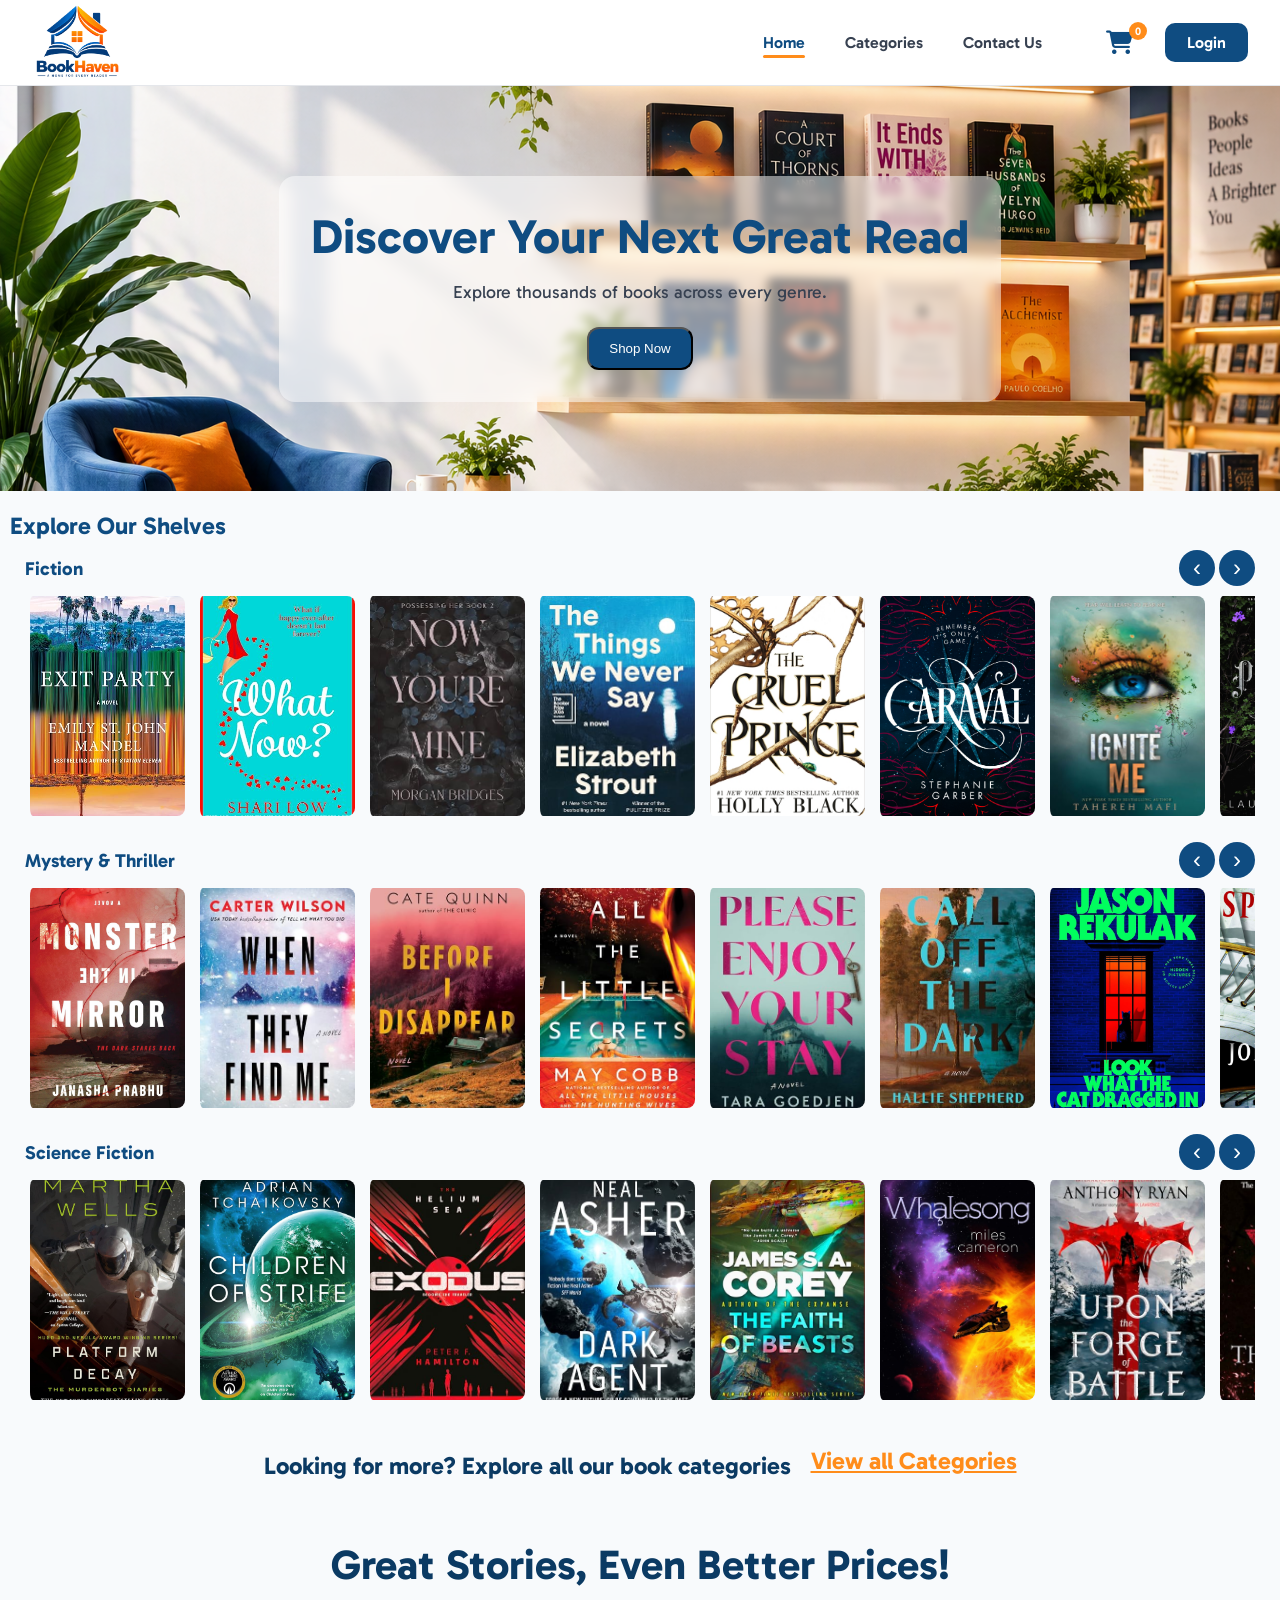
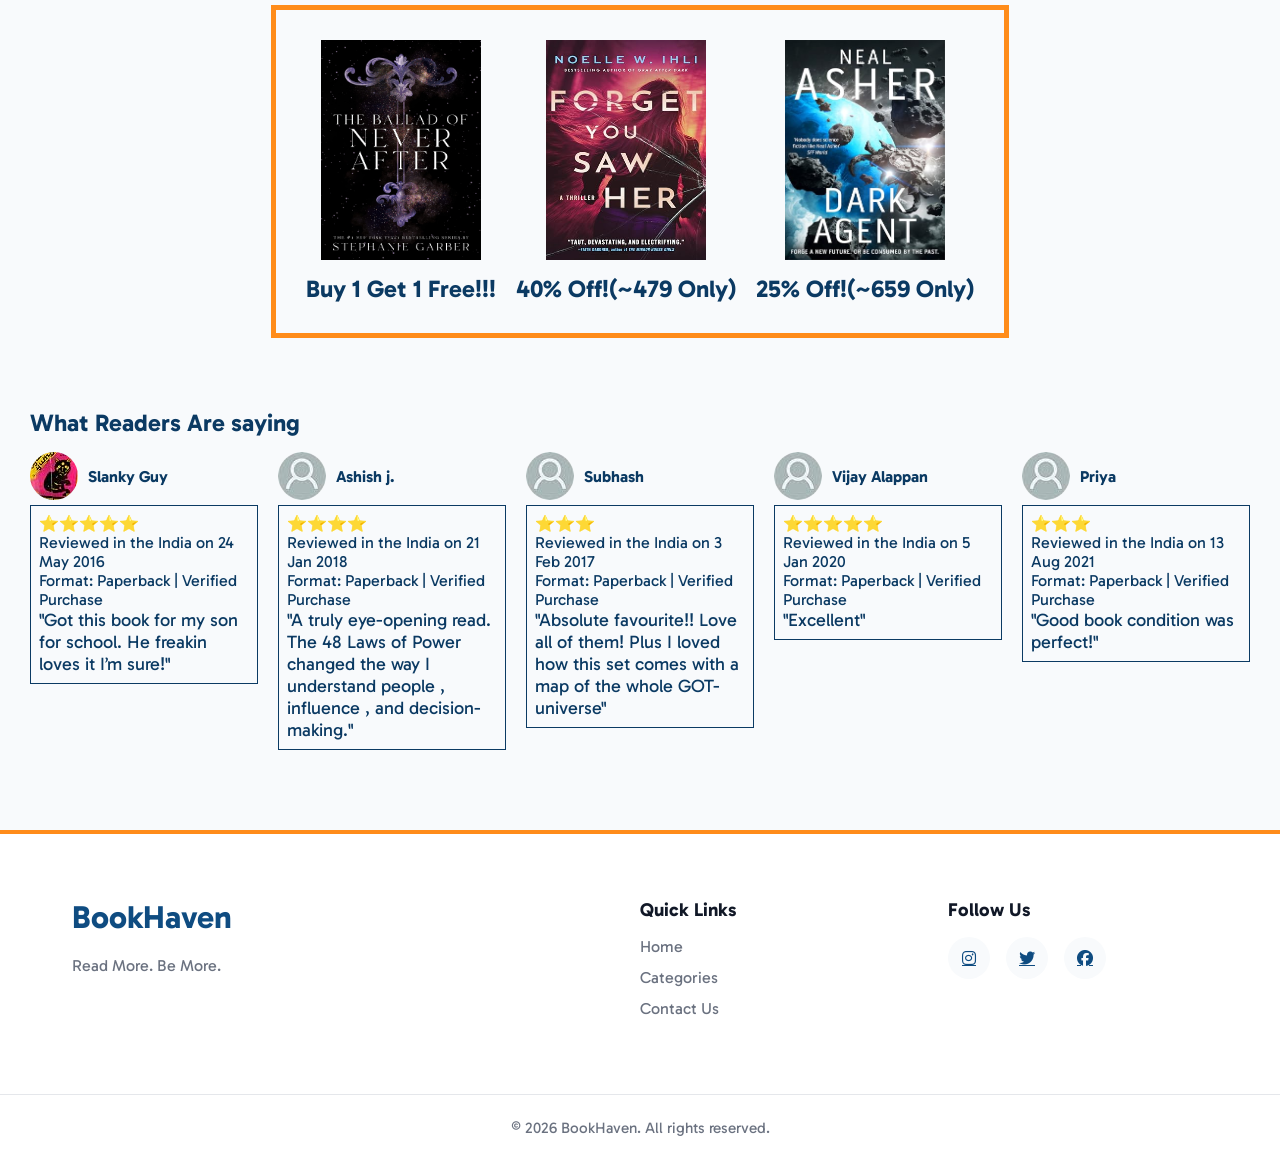
<file: index.html>
<!DOCTYPE html>
<html lang="en">

<head>
    <meta charset="UTF-8">
    <meta name="viewport" content="width=device-width, initial-scale=1.0">
    <link rel="icon" type="image/png" sizes="32x32" href="./images/favicon.png">
    <title>BookHaven</title>
    <link href="https://fonts.googleapis.com/css2?family=Gabarito:wght@400..900&display=swap" rel="stylesheet">
    <link rel="stylesheet" href="https://cdnjs.cloudflare.com/ajax/libs/font-awesome/6.7.2/css/all.min.css">
    <link rel="stylesheet" href="./style.css">
</head>

<body>
    <div class="container">
        <!-- header section -->
        <header class="header">
            <div class="navbar">
                <div class="logo">
                    <img src="./images/logo_transparent.png" alt="BookHaven">
                </div>

                <nav class="nav-links">
                    <a class="active" href="./">Home</a>
                    <a href="./categories.html">Categories</a>
                    <a href="./contact.html">Contact Us</a>
                </nav>

                <div class="nav-actions">
                    <svg xmlns="http://www.w3.org/2000/svg" fill="none" viewBox="0 0 24 24" stroke-width="1.5"
                        stroke="currentColor" class="w-8 h-8 md:hidden" id="menuIcon">
                        <path stroke-linecap="round" stroke-linejoin="round"
                            d="M3.75 6.75h16.5M3.75 12h16.5m-16.5 5.25h16.5" />
                    </svg>
                    <a href="./cart.html" class="cart-btn-logo">
                        <i class="fa-solid fa-cart-shopping"></i>
                        <span class="cart-count">0</span>
                    </a>
                    <!-- Show before login -->
                    <a href="#" class="login-btn" id="loginBtn">
                        Login
                    </a>

                    <!-- Show after login -->
                    <div class="user-section hidden" id="userSection">

                        <div class="user-greeting">
                            <i class="fa-solid fa-user"></i>
                            <span id="userName"></span>
                        </div>

                        <button class="logout-btn" id="logoutBtn">
                            Logout
                        </button>

                    </div>
                </div>
            </div>
        </header>

        <!--side nav section -->
        <section id="sidenav">
            <div class="sidenav-close">
                <p id="closeNav">
                    <i class="fa-solid fa-xmark"></i>
                </p>
            </div>
            <ul>
                <li>
                    <a href="./" class="active">Home</a>
                </li>
                <li>
                    <a href="./categories.html">Categories</a>
                </li>
                <li>
                    <a href="./contact.html">Contact Us</a>
                </li>
            </ul>
        </section>

        <!-- hero section -->
        <section class="hero">
            <div class="hero-content">
                <h1>Discover Your Next Great Read</h1>
                <p>Explore thousands of books across every genre.</p>
                <button>Shop Now</button>
            </div>
        </section>

        <!-- broswer by categories -->
        <section class="Bcategories">
            <div class="Bcategories__content">
                <h1 class="Bcategories__content--heading">Explore Our Shelves</h1>
                <div class="Bcategories__list">
                    <div class="Bcategories__list--items">
                        <div class="category--header">
                            <h3>Fiction</h3>
                            <div class="scroll--buttons">
                                <button type="button" aria-label="Scroll Fiction books left"
                                    onclick="scrollBooks('fiction-books', -1)">&#8249;</button>
                                <button type="button" aria-label="Scroll Fiction books right"
                                    onclick="scrollBooks('fiction-books', 1)">&#8250;</button>
                            </div>
                        </div>
                        <div class="Bcategories__list--image" id="fiction-books">
                            <img src="./images/fiction1.jpg" alt="" style="width: 160px; height: 220px;">
                            <img src="./images/fiction2.jpg" alt="" style="width: 160px; height: 220px;">
                            <img src="./images/fiction3.jpg" alt="" style="width: 160px; height: 220px;">
                            <img src="./images/fiction4.jpg" alt="" style="width: 160px; height: 220px;">
                            <img src="./images/fiction5.jpg" alt="" style="width: 160px; height: 220px;">
                            <img src="./images/fiction6.jpg" alt="" style="width: 160px; height: 220px;">
                            <img src="./images/fiction7.jpg" alt="" style="width: 160px; height: 220px;">
                            <img src="./images/fiction8.jpg" alt="" style="width: 160px; height: 220px;">
                            <img src="./images/fiction9.jpg" alt="" style="width: 160px; height: 220px;">
                            <img src="./images/fiction10.jpg" alt="" style="width: 160px; height: 220px;">
                            <img src="./images/fiction11.jpg" alt="" style="width: 160px; height: 220px;">
                            <img src="./images/fiction12.jpg" alt="" style="width: 160px; height: 220px;">
                            <img src="./images/fiction13.jpg" alt="" style="width: 160px; height: 220px;">
                            <img src="./images/fiction14.jpg" alt="" style="width: 160px; height: 220px;">
                        </div>
                    </div>
                    <div class="Bcategories__list--items">
                        <div class="category--header">
                            <h3>Mystery &amp; Thriller</h3>
                            <div class="scroll--buttons">
                                <button type="button" aria-label="Scroll Mystery and Thriller books left"
                                    onclick="scrollBooks('mystery-books', -1)">&#8249;</button>
                                <button type="button" aria-label="Scroll Mystery and Thriller books right"
                                    onclick="scrollBooks('mystery-books', 1)">&#8250;</button>
                            </div>
                        </div>
                        <div class="Bcategories__list--image" id="mystery-books">
                            <img src="./images/M&T1.jpg" alt="" style="width: 160px; height: 220px;">
                            <img src="./images/M&T2.jpg" alt="" style="width: 160px; height: 220px;">
                            <img src="./images/M&T3.jpg" alt="" style="width: 160px; height: 220px;">
                            <img src="./images/M&T4.jpg" alt="" style="width: 160px; height: 220px;">
                            <img src="./images/M&T5.jpg" alt="" style="width: 160px; height: 220px;">
                            <img src="./images/M&T6.jpg" alt="" style="width: 160px; height: 220px;">
                            <img src="./images/M&T7.jpg" alt="" style="width: 160px; height: 220px;">
                            <img src="./images/M&T8.jpg" alt="" style="width: 160px; height: 220px;">
                            <img src="./images/M&T9.jpg" alt="" style="width: 160px; height: 220px;">
                            <img src="./images/M&T10.jpg" alt="" style="width: 160px; height: 220px;">
                            <img src="./images/M&T11.jpg" alt="" style="width: 160px; height: 220px;">
                            <img src="./images/M&T12.jpg" alt="" style="width: 160px; height: 220px;">
                            <img src="./images/M&T13.jpg" alt="" style="width: 160px; height: 220px;">
                            <img src="./images/M&T14.jpg" alt="" style="width: 160px; height: 220px;">
                        </div>
                    </div>
                    <div class="Bcategories__list--items">
                        <div class="category--header">
                            <h3>Science Fiction </h3>
                            <div class="scroll--buttons">
                                <button type="button" aria-label="Scroll Mystery and Thriller books left"
                                    onclick="scrollBooks('science-fiction-books', -1)">&#8249;</button>
                                <button type="button" aria-label="Scroll Mystery and Thriller books right"
                                    onclick="scrollBooks('science-fiction-books', 1)">&#8250;</button>
                            </div>
                        </div>
                        <div class="Bcategories__list--image" id="science-fiction-books">
                            <img src="./images/SF1.jpg" alt="" style="width: 160px; height: 220px;">
                            <img src="./images/SF2.jpg" alt="" style="width: 160px; height: 220px;">
                            <img src="./images/SF3.jpg" alt="" style="width: 160px; height: 220px;">
                            <img src="./images/SF4.jpg" alt="" style="width: 160px; height: 220px;">
                            <img src="./images/SF5.jpg" alt="" style="width: 160px; height: 220px;">
                            <img src="./images/SF6.jpg" alt="" style="width: 160px; height: 220px;">
                            <img src="./images/SF7.jpg" alt="" style="width: 160px; height: 220px;">
                            <img src="./images/SF8.jpg" alt="" style="width: 160px; height: 220px;">
                            <img src="./images/SF9.jpg" alt="" style="width: 160px; height: 220px;">
                            <img src="./images/SF10.jpg" alt="" style="width: 160px; height: 220px;">
                        </div>
                    </div>
                </div>

                <div class="viewMoreCategory">
                    <h1>Looking for more? Explore all our book categories</h1>
                    <a href="./categories.html">
                        <h2>View all Categories</h2>
                    </a>
                </div>
            </div>
        </section>


        <!-- special offer section -->
        <section class="specialOffer">
            <h1>Great Stories, Even Better Prices!</h1>
            <div class="specialOffer__container">
                <div class="specialOffer__items">
                    <img src="./images/fiction10.jpg" alt="" style="width: 160px; height: 220px;">
                    <h2>Buy 1 Get 1 Free!!!</h2>
                </div>
                <div class="specialOffer__items">
                    <img src="./images/M&T11.jpg" alt="" style="width: 160px; height: 220px;">
                    <h2>40% Off!(~479 Only)</h2>
                </div>
                <div class="specialOffer__items mobile-hidden">
                    <img src="./images/SF4.jpg" alt="" style="width: 160px; height: 220px;">
                    <h2>25% Off!(~659 Only)</h2>
                </div>
            </div>
        </section>


        <!-- readers review -->
        <section class="readersReview">
            <h1 class="readersReview__container--heading">What Readers Are saying</h1>
            <div class="readersReview__container">
                <div class="readersReview__box">
                    <div class="readersReview__box--heading">
                        <img src="./images/reviewLogo1.jpg" alt="" style="border-radius: 50%;">
                        <h4>Slanky Guy</h4>
                    </div>
                    <div class="readersReview__box--content">
                        <p>⭐⭐⭐⭐⭐</p>
                        <p>Reviewed in the India on 24 May 2016</p>
                        <p>Format: Paperback | Verified Purchase</p>
                        <p style="font-size: large;">"Got this book for my son for school. He freakin loves it I’m
                            sure!"</p>
                    </div>
                </div>
                <div class="readersReview__box">
                    <div class="readersReview__box--heading">
                        <img src="./images/reviewLogo2.jpg" alt="" style="border-radius: 50%;">
                        <h4>Ashish j.</h4>
                    </div>
                    <div class="readersReview__box--content">
                        <p>⭐⭐⭐⭐</p>
                        <p>Reviewed in the India on 21 Jan 2018</p>
                        <p>Format: Paperback | Verified Purchase</p>
                        <p style="font-size: large;">"A truly eye-opening read. The 48 Laws of Power changed the way I
                            understand people , influence , and decision-making."</p>
                    </div>
                </div>
                <div class="readersReview__box">
                    <div class="readersReview__box--heading">
                        <img src="./images/reviewLogo2.jpg" alt="" style="border-radius: 50%;">
                        <h4>Subhash</h4>
                    </div>
                    <div class="readersReview__box--content">
                        <p>⭐⭐⭐</p>
                        <p>Reviewed in the India on 3 Feb 2017</p>
                        <p>Format: Paperback | Verified Purchase</p>
                        <p style="font-size: large;">"Absolute favourite!! Love all of them! Plus I loved how this set
                            comes
                            with a map of the whole GOT-universe"</p>
                    </div>
                </div>
                <div class="readersReview__box">
                    <div class="readersReview__box--heading">
                        <img src="./images/reviewLogo2.jpg" alt="" style="border-radius: 50%;">
                        <h4>Vijay Alappan</h4>
                    </div>
                    <div class="readersReview__box--content">
                        <p>⭐⭐⭐⭐⭐</p>
                        <p>Reviewed in the India on 5 Jan 2020</p>
                        <p>Format: Paperback | Verified Purchase</p>
                        <p style="font-size: large;">"Excellent"</p>
                    </div>
                </div>
                <div class="readersReview__box">
                    <div class="readersReview__box--heading">
                        <img src="./images/reviewLogo2.jpg" alt="" style="border-radius: 50%;">
                        <h4>Priya</h4>
                    </div>
                    <div class="readersReview__box--content">
                        <p>⭐⭐⭐</p>
                        <p>Reviewed in the India on 13 Aug 2021</p>
                        <p>Format: Paperback | Verified Purchase</p>
                        <p style="font-size: large;">"Good book condition was perfect!"</p>
                    </div>
                </div>
            </div>
        </section>


        <!-- footer section -->
        <footer class="footer">
            <div class="footer-container">
                <div class="footer-brand">
                    <h2>BookHaven</h2>
                    <p>
                        Read More. Be More.
                    </p>
                </div>

                <div class="footer-links">
                    <h3>Quick Links</h3>
                    <a href="/">Home</a>
                    <a href="./categories.html">Categories</a>
                    <a href="./contact.html">Contact Us</a>
                </div>

                <div class="footer-social">
                    <h3>Follow Us</h3>
                    <div class="social-icons">
                        <a href="#"><i class="fa-brands fa-instagram"></i></a>
                        <a href="#"><i class="fa-brands fa-twitter"></i></a>
                        <a href="#"><i class="fa-brands fa-facebook"></i></a>
                    </div>
                </div>
            </div>

            <div class="footer-bottom">
                © 2026 BookHaven. All rights reserved.
            </div>
        </footer>
    </div>

    <!-- modal popup -->
    <div class="modal-overlay" id="modal">
        <div class="modal">
            <button class="close-btn" id="closeBtn">&times;</button>
            <div id="loginSection">
                <h2>Login</h2>
                <p class="hidden msg-container" id="loginMsgBox"></p>
                <form id="loginForm">
                    <input type="email" placeholder="Email Address" id="email" required>
                    <input type="password" placeholder="Password" id="password" required>
                    <button type="submit" class="submit-btn">
                        Login
                    </button>
                </form>
                <p class="switch-text">
                    Don't have an account?
                    <a href="#" id="signup">Sign Up</a>
                </p>
            </div>
            <div id="signupSection" class="hidden">
                <h2>Signup</h2>
                <p class="hidden msg-container" id="signupMsgBox"></p>
                <form id="signupForm">
                    <input type="text" placeholder="Name" required id="username">
                    <input type="email" placeholder="Email Address" required id="signupEmail">
                    <input type="password" placeholder="Password" id="signupPassword" required>
                    <input type="password" placeholder="Confirm Password" id="confirmPassword" required>
                    <button type="submit" class="submit-btn">
                        Create Account
                    </button>
                </form>
                <p class="switch-text">
                    You already have an account?
                    <a href="#" id="login">Login</a>
                </p>
            </div>
        </div>
    </div>
    <script src="./common.js"></script>

    <script src="index.js"></script>
</body>

</html>
</file>
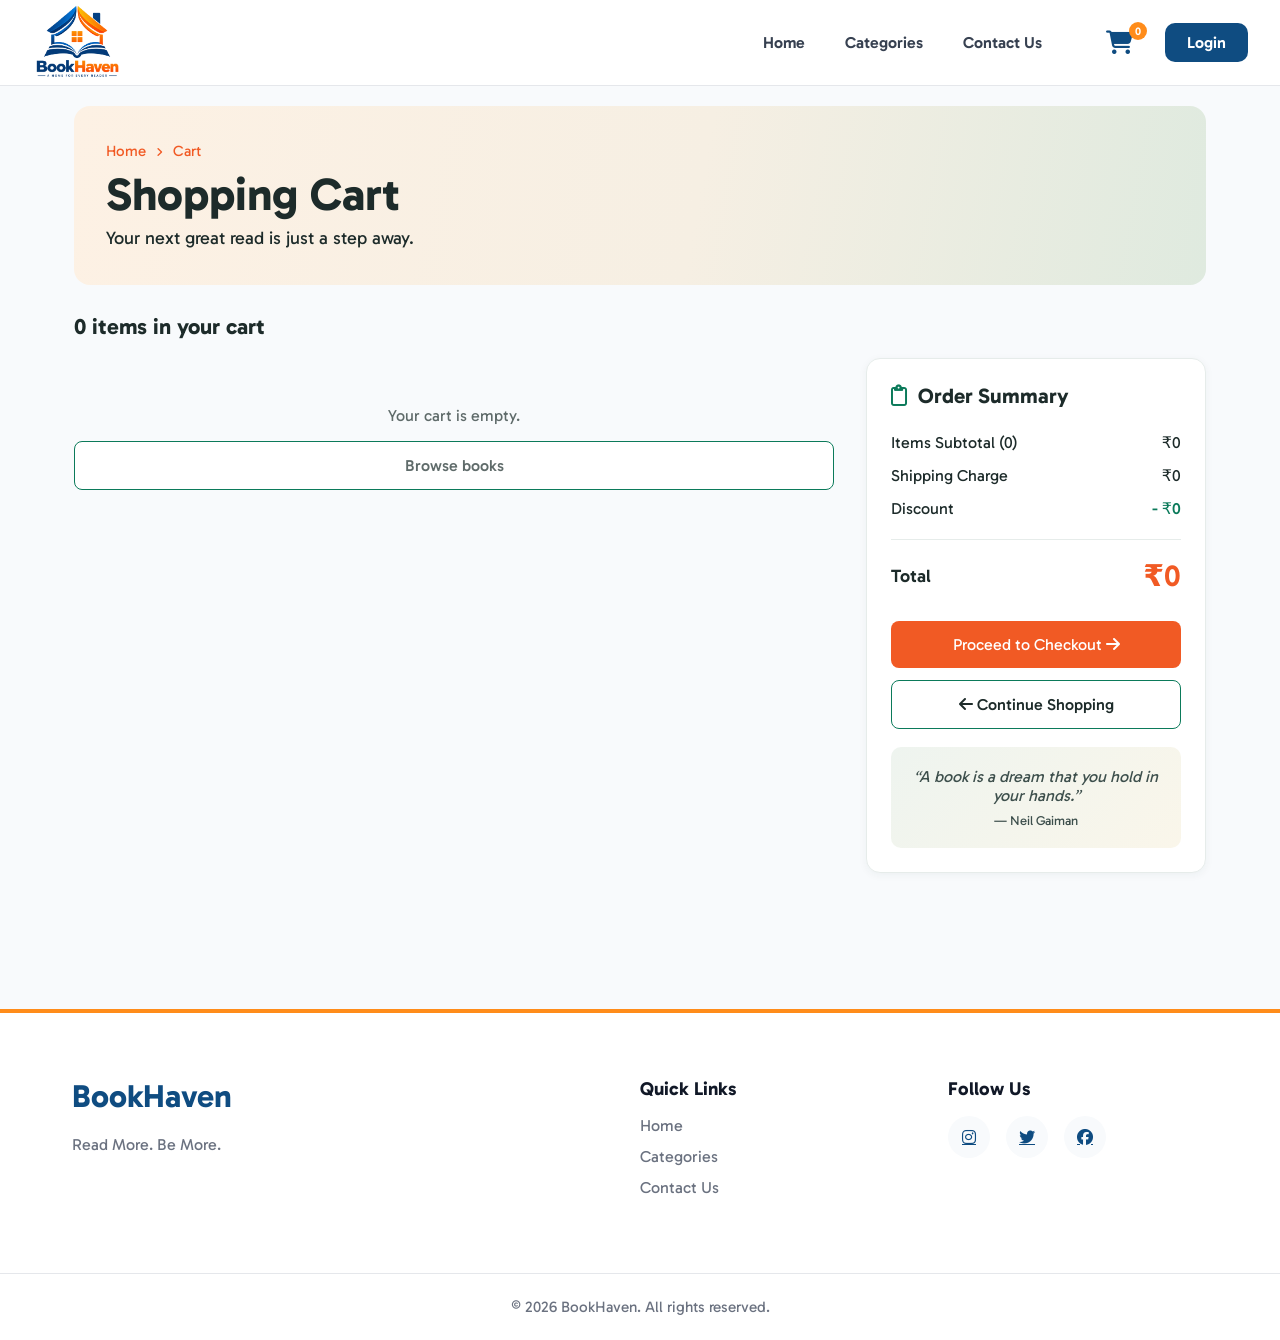
<file: cart.html>
<!DOCTYPE html>
<html lang="en">

<head>
    <meta charset="UTF-8">
    <meta name="viewport" content="width=device-width, initial-scale=1.0">
    <link rel="icon" type="image/png" sizes="32x32" href="./images/favicon.png">
    <title>Cart | BookHaven</title>
    <link href="https://fonts.googleapis.com/css2?family=Gabarito:wght@400..900&display=swap" rel="stylesheet">
    <link rel="stylesheet" href="https://cdnjs.cloudflare.com/ajax/libs/font-awesome/6.7.2/css/all.min.css">
    <link rel="stylesheet" href="./style.css">
</head>

<body>
    <div class="container">
        <!-- header section -->
        <header class="header">
            <div class="navbar">
                <div class="logo">
                    <img src="./images/logo_transparent.png" alt="BookHaven">
                </div>

                <nav class="nav-links">
                    <a href="./">Home</a>
                    <a href="./categories.html">Categories</a>
                    <a href="./contact.html">Contact Us</a>
                </nav>

                <div class="nav-actions">
                    <svg xmlns="http://www.w3.org/2000/svg" fill="none" viewBox="0 0 24 24" stroke-width="1.5"
                        stroke="currentColor" class="w-8 h-8 md:hidden" id="menuIcon">
                        <path stroke-linecap="round" stroke-linejoin="round"
                            d="M3.75 6.75h16.5M3.75 12h16.5m-16.5 5.25h16.5" />
                    </svg>
                    <a href="./cart.html" class="cart-btn-logo">
                        <i class="fa-solid fa-cart-shopping"></i>
                        <span class="cart-count">0</span>
                    </a>
                    <!-- Show before login -->
                    <a href="#" class="login-btn" id="loginBtn">
                        Login
                    </a>

                    <!-- Show after login -->
                    <div class="user-section hidden" id="userSection">

                        <div class="user-greeting">
                            <i class="fa-solid fa-user"></i>
                            <span id="userName"></span>
                        </div>

                        <button class="logout-btn" id="logoutBtn">
                            Logout
                        </button>

                    </div>
                </div>
            </div>
        </header>

        <!--side nav section -->
        <section id="sidenav">
            <div class="sidenav-close">
                <p id="closeNav">
                    <i class="fa-solid fa-xmark"></i>
                </p>
            </div>
            <ul>
                <li>
                    <a href="./">Home</a>
                </li>
                <li>
                    <a href="./categories.html">Categories</a>
                </li>
                <li>
                    <a href="./contact.html">Contact Us</a>
                </li>
            </ul>
        </section>

        <!-- body section -->
        <main class="cart-page">
            <section class="cart-hero">
                <p class="cart-crumbs"><a href="./index.html">Home</a> <i class="fa-solid fa-angle-right"></i> Cart</p>
                <h1>Shopping Cart</h1>
                <p>Your next great read is just a step away.</p>
            </section>

            <h2 class="cart-count-title" id="cartTitle">3 items in your cart</h2>

            <div class="cart-layout">
                <!-- items -->
                <section class="cart-items" id="cartItems"></section>

                <!-- order summary -->
                <aside class="cart-summary">
                    <h2><i class="fa-regular fa-clipboard"></i> Order Summary</h2>
                    <div class="sum-row">
                        <span id="sumLabel">Items Subtotal (3)</span>
                        <span id="sumSubtotal">₹1,348</span>
                    </div>
                    <div class="sum-row">
                        <span>Shipping Charge</span>
                        <span id="sumShipping">₹50</span>
                    </div>
                    <div class="sum-row sum-discount">
                        <span>Discount</span>
                        <span id="sumDiscount">- ₹100</span>
                    </div>
                    <div class="sum-row sum-total">
                        <span>Total</span>
                        <span id="sumTotal">₹1,298</span>
                    </div>
                    <button class="cart-btn-primary" id="checkoutBtn">
                        Proceed to Checkout <i class="fa-solid fa-arrow-right"></i>
                    </button>
                    <a href="./categories.html" class="cart-btn-outline">
                        <i class="fa-solid fa-arrow-left"></i> Continue Shopping
                    </a>
                    <blockquote>“A book is a dream that you hold in your hands.”<cite>— Neil Gaiman</cite></blockquote>
                </aside>
            </div>
        </main>

        <!-- footer section -->
        <footer class="footer">
            <div class="footer-container">
                <div class="footer-brand">
                    <h2>BookHaven</h2>
                    <p>
                        Read More. Be More.
                    </p>
                </div>

                <div class="footer-links">
                    <h3>Quick Links</h3>
                    <a href="./index.html">Home</a>
                    <a href="./categories.html">Categories</a>
                    <a href="./contact.html">Contact Us</a>
                </div>

                <div class="footer-social">
                    <h3>Follow Us</h3>
                    <div class="social-icons">
                        <a href="#"><i class="fa-brands fa-instagram"></i></a>
                        <a href="#"><i class="fa-brands fa-twitter"></i></a>
                        <a href="#"><i class="fa-brands fa-facebook"></i></a>
                    </div>
                </div>
            </div>

            <div class="footer-bottom">
                © 2026 BookHaven. All rights reserved.
            </div>
        </footer>
    </div>

    <!-- modal popup -->
    <div class="modal-overlay" id="modal">
        <div class="modal">
            <button class="close-btn" id="closeBtn">&times;</button>
            <div id="loginSection">
                <h2>Login</h2>
                <p class="hidden msg-container" id="loginMsgBox"></p>
                <form id="loginForm">
                    <input type="email" placeholder="Email Address" id="email" required>
                    <input type="password" placeholder="Password" id="password" required>
                    <button type="submit" class="submit-btn">
                        Login
                    </button>
                </form>
                <p class="switch-text">
                    Don't have an account?
                    <a href="#" id="signup">Sign Up</a>
                </p>
            </div>
            <div id="signupSection" class="hidden">
                <h2>Signup</h2>
                <p class="hidden msg-container" id="signupMsgBox"></p>
                <form id="signupForm">
                    <input type="text" placeholder="Name" required id="username">
                    <input type="email" placeholder="Email Address" required id="signupEmail">
                    <input type="password" placeholder="Password" id="signupPassword" required>
                    <input type="password" placeholder="Confirm Password" id="confirmPassword" required>
                    <button type="submit" class="submit-btn">
                        Create Account
                    </button>
                </form>
                <p class="switch-text">
                    You already have an account?
                    <a href="#" id="login">Login</a>
                </p>
            </div>
        </div>
    </div>
    <script src="./common.js"></script>

    <script src="./cart.js"></script>
</body>

</html>
</file>
<file: style.css>
* {
    margin: 0;
    padding: 0;
    box-sizing: border-box;
}

body {
    font-family: "Gabarito", sans-serif;
    background-color: #F8FAFC;
}

.container {
    width: 100%;
    max-width: none;
    margin: 0;
}

.hidden {
    display: none;
}

.shown,
.mobile-hidden {
    display: block;
}

/* header section */
.header {
    background: #fff;
    border-bottom: 1px solid #E5E7EB;
    position: sticky;
    top: 0;
    z-index: 1000;
}

.navbar {
    margin: auto;
    height: 85px;
    display: flex;
    align-items: center;
    justify-content: space-between;
    padding: 0 2rem;
}

.logo img {
    width: 90px;
    height: auto;
}

.nav-links {
    display: flex;
    align-items: center;
    gap: 2.5rem;
    margin-left: auto;
    margin-right: 3rem;
}

.nav-links a {
    text-decoration: none;
    color: #374151;
    font-weight: 600;
    position: relative;
    transition: .3s;
}

.nav-links a:hover,
.nav-links a.active {
    color: #0F4C81;
}

.nav-links a::after {
    content: "";
    position: absolute;
    left: 0;
    bottom: -6px;
    width: 0;
    height: 3px;
    background: #FF8C1A;
    border-radius: 10px;
    transition: .3s;
}

.nav-links a:hover::after,
.nav-links a.active::after {
    width: 100%;
}

.nav-actions {
    display: flex;
    align-items: center;
    gap: 1rem;
}

.cart-btn-logo {
    position: relative;
    text-decoration: none;
    color: #0F4C81;
    font-weight: 600;
    padding: 10px 16px;
}

.cart-btn-logo i {
    font-size: 24px;
}

.cart-count {
    position: absolute;
    top: 2px;
    right: 2px;
    width: 18px;
    height: 18px;
    border-radius: 50%;
    background: #FF8C1A;
    color: white;
    font-size: 11px;
    display: flex;
    align-items: center;
    justify-content: center;
}

.login-btn {
    background: #0F4C81;
    color: #FFF;
    text-decoration: none;
    padding: 10px 22px;
    border-radius: 10px;
    font-weight: 600;
    transition: .3s;
}

.login-btn:hover {
    background: #0B3A63;
}

.user-section {
    display: flex;
    align-items: center;
    gap: 12px;
}

.user-greeting {
    display: flex;
    align-items: center;
    gap: 8px;
    padding: 10px 14px;
    background: #F8FAFC;
    border: 1px solid #E5E7EB;
    border-radius: 10px;
    color: #0F4C81;
    font-weight: 600;
}

.user-greeting i {
    font-size: 14px;
}

.logout-btn {
    border: none;
    background: #FFF1F2;
    color: #DC2626;
    padding: 10px 16px;
    border-radius: 10px;
    font-weight: 600;
    cursor: pointer;
    transition: 0.3s;
}

.logout-btn:hover {
    background: #FEE2E2;
}

.user-section.hidden {
    display: none;
}

#menuIcon {
    display: none;
}

#sidenav {
    position: fixed;
    color: #FFF;
    z-index: 9999;
    top: 0;
    right: 0;
    transition-property: all;
    transition-timing-function: cubic-bezier(0.4, 0, 0.2, 1);
    transition-duration: 1ms;
    background-color: #FF8C1A;
    width: 50%;
    height: 100vh;
    left: -50%;
}

.sidenav-close {
    text-align: right;
    padding: 1.25rem;
}

.sidenav-close p {
    display: inline;
    cursor: pointer;
}

#sidenav ul {
    display: flex;
    flex-direction: column;
    row-gap: 2.5rem;
    padding-left: 1.25rem;
    text-align: left;
    list-style: none;
}

#sidenav ul li a {
    text-decoration: none;
    color: #FFF;
}

#sidenav ul li a:hover,
#sidenav ul li a.active {
    text-decoration: underline;
}

/* hero banner section */
.hero {
    width: 100%;
    min-height: 45vh;
    background-image: url("./images/hero2.png");
    background-size: cover;
    background-position: center;
    background-repeat: no-repeat;
    display: flex;
    align-items: center;
}

.hero-content {
    background: rgba(255, 255, 255, 0.5);
    padding: 2rem;
    padding: 2rem;
    border-radius: 16px;
    backdrop-filter: blur(5px);
    margin: auto;
    text-align: center;
}

.hero h1 {
    font-size: 3rem;
    color: #0F4C81;
    margin-bottom: 1rem;
}

.hero p {
    font-size: 1.1rem;
    color: #374151;
    margin-bottom: 1.5rem;
}

.hero button {
    padding: 12px 20px;
    background-color: #0F4C81;
    color: #FFF;
    border-radius: 12px;
}

.hero button:hover {
    background-color: #0B3A63;
}


/* explore section */
.Bcategories {
    margin-top: 20px;
    padding: 0 10px;
}

.Bcategories__content--heading {
    color: #0F4C81;
}

.Bcategories__list {
    padding: 0 15px;
}

.Bcategories__list--items {
    margin-top: 10px;
}

.Bcategories__list--items h3 {
    color: #0F4C81;
}

.category--header {
    display: flex;
    justify-content: space-between;
    align-items: center;
}

.scroll-buttons {
    display: flex;
    gap: 8px;
}

.scroll--buttons button {
    width: 36px;
    height: 36px;
    border: none;
    border-radius: 50%;
    color: white;
    background: #0F4C81;
    font-size: 24px;
    line-height: 1;
    cursor: pointer;
    transition: background-color 0.2s ease, transform 0.2s ease;
}

.scroll--buttons button:hover {
    background-color: #FF8C1A;
    transform: scale(1.05);
}

.Bcategories__list--image {
    display: flex;
    gap: 10px;
    overflow-x: auto;
    padding: 10px 0 16px;
    scroll-behavior: smooth;
    scrollbar-width: none;
}

.Bcategories__list--image::-webkit-scrollbar {
    display: none;
}

.Bcategories__list--image img {
    padding-left: 5px;
    flex: 0 0 auto;
    object-fit: cover;
    border-radius: 8px;
    scroll-snap-align: start;
}

.viewMoreCategory {
    display: flex;
    gap: 20px;
    justify-content: center;
    align-items: center;
    margin-top: 25px;
}

.viewMoreCategory h1 {
    color: #0B3A63;
    margin-top: 10px;
}

.viewMoreCategory a {
    color: #FF8C1A;
}

/* special section */
.specialOffer {
    color: #0B3A63;
    text-align: center;
    margin-top: 60px;
}

.specialOffer h1 {
    font-size: 2.6rem;
}

.specialOffer__container {
    display: inline-flex;
    justify-content: center;
    gap: 20px;
    padding: 30px;
    margin-top: 15px;
    border: solid 5px #FF8C1A;
}

.specialOffer__items h2 {
    margin-top: 10px;
}


/* reader review */
.readersReview {
    margin: 30px;
    margin-top: 70px;
    color: #0B3A63;
}

.readersReview__container {
    display: grid;
    grid-template-columns: repeat(5, 1fr);
    gap: 20px;
}

.readersReview__box {
    height: 100%;
}

.readersReview__box--heading {
    display: flex;
    align-items: center;
    gap: 10px;
    margin-top: 15px;
}

.readersReview__box--content {
    margin-top: 5px;
    border: solid 1px #0B3A63;
    padding: 8px;
}


/*body section*/
.book-card {
    display: grid;
    grid-template-columns: repeat(8, 1fr);
    gap: 10px;
    padding: 20px;
}

.category-card {
    padding: 10px 5px;
    text-align: center;
    border-radius: 10px;
    border: 2px solid white;
    transition: 0.3s;
}

.category-card span {
    font-size: 35px;
}

.category-card p {
    color: grey;
    font-size: 15px;
}

.category-card:nth-child(1) {
    background-color: #e0ffff;
}

.category-card:nth-child(2) {
    background-color: #add8e6;
}

.category-card:nth-child(3) {
    background-color: #fafad2;
}

.category-card:nth-child(4) {
    background-color: #d3d3d3;
}

.category-card:nth-child(5) {
    background-color: #87cefa;
}

.category-card:nth-child(6) {
    background-color: #ffc6f1;
}

.category-card:nth-child(7) {
    background-color: #f8f0e5;
}

.category-card:nth-child(8) {
    background-color: #e0ffff;
}

.category-card:hover {
    border: solid 2px orange;
    transform: translateY(-5px);
}

.books-banner {
    background-color: snow;
    display: flex;
    width: 100%;
    height: 300px;
    align-items: center;
    box-sizing: border-box;
    padding: 20px 30px;

}

.books-text {
    width: 70%;
    padding: 15px;
}

.welcome-image {
    width: 100%;
    height: 280px;

}

.welcome-image img {
    width: 100%;
    height: 100%;
    object-fit: cover;
}

.book-section {
    padding: 20px 40px;
}

.book-list {
    display: flex;
    justify-content: space-between;
    align-items: center;
    margin-bottom: 25px;
}

.book-list.active {
    border: 2px solid #d4774e;
    background-color: #fff0e5;
}

.book-list h2 {
    font-size: 25px;
    border-left: 8px solid #e65d53;
    padding-left: 12px;
}

#book-count {
    color: #777;
}


.books-container {
    display: grid;
    grid-template-columns: repeat(4, 1fr);
    gap: 25px;
}

.books-item {
    padding: 15px;
    border-radius: 10px;
    transition: 0.3s;
}

.books-item:hover {
    box-shadow: 0 5px 18px rgba(0, 0, 0, 0.12);
    transform: translateY(-5px);
    background-color: #f8f0e5;
}

.books-item img {
    width: 150px;
    height: 220px;
    object-fit: cover;
    display: block;
    margin: auto;
    border-radius: 5px;
}

.books-item h3 {
    font-size: 16px;
    margin-top: 12px;
}

.Author {
    color: #777;
    font-size: 14px;
    margin: 6px 0;
}

.rating {
    color: #e5a52d;
    margin: 8px 0;
}

.price {
    color: darkred;
    font-size: 20px;
    font-weight: bold;
    margin: 8px 0;
}

.cart-btn {
    width: 100%;
    background: #16805e;
    color: white;
    padding: 12px;
    border: none;
    border-radius: 6px;
    cursor: pointer;
    margin-top: 8px;
}

.cart-btn:hover {
    background: #105b43;
}

.offers {
    display: flex;
    align-items: center;
    background-color: #fafad2;
    color: black;
    padding: 10px;
    margin: 25px 8px;
    gap: 10px;
}

.offer-image {
    flex: 1;
}

.offer-image img {
    margin-left: 20%;
    width: 55%;
    height: 300px;
    object-fit: cover;
}

.one {
    flex: 1;
}

.one h1 {
    color: palevioletred;
    font-size: 40px;
    margin-bottom: 8px;
}

.one h2 {
    font-size: 25px;
    margin-bottom: 10px;
}

.one button {
    padding: 10px 20px;
    background-color: white;
    color: black;
    border: none;
    border-radius: 8px;
    font-size: 15px;
    cursor: pointer;
}

.one button:hover {
    background-color: gold;
}


/* footer section */
.footer {
    background: #ffffff;
    border-top: 4px solid #FF8C1A;
    margin-top: 5rem;
}

.footer-container {
    max-width: 1200px;
    margin: 0 auto;
    padding: 4rem 2rem;

    display: grid;
    grid-template-columns: 2fr 1fr 1fr;
    gap: 3rem;
}

.footer-brand h2 {
    font-size: 2rem;
    color: #0F4C81;
    margin-bottom: 1rem;
}

.footer-brand p {
    color: #6B7280;
    line-height: 1.7;
    max-width: 350px;
}

.footer-links h3,
.footer-social h3 {
    margin-bottom: 1rem;
    color: #111827;
}

.footer-links {
    display: flex;
    flex-direction: column;
}

.footer-links a {
    text-decoration: none;
    color: #6B7280;
    margin-bottom: 0.75rem;
    transition: all 0.3s ease;
}

.footer-links a:hover {
    color: #0F4C81;
    transform: translateX(4px);
}

.social-icons {
    display: flex;
    gap: 1rem;
}

.social-icons a {
    width: 42px;
    height: 42px;

    display: flex;
    align-items: center;
    justify-content: center;

    background: #F8FAFC;
    color: #0F4C81;
    border-radius: 50%;

    transition: all 0.3s ease;
}

.social-icons a:hover {
    background: #0F4C81;
    color: #fff;
    transform: translateY(-3px);
}

.footer-bottom {
    border-top: 1px solid #E5E7EB;
    text-align: center;
    padding: 1.5rem;
    color: #6B7280;
    font-size: 0.95rem;
}

/* login modal popup */
.modal-overlay {
    position: fixed;
    inset: 0;
    background: rgba(0, 0, 0, 0.5);
    backdrop-filter: blur(4px);
    display: none;
    justify-content: center;
    align-items: center;
    z-index: 1000;
}

.modal-overlay.show {
    display: flex;
}

.modal {
    position: relative;
    width: 400px;
    max-width: 90%;
    background: white;
    padding: 2rem;
    border-radius: 20px;
    box-shadow: 0 20px 50px rgba(0, 0, 0, .15);
}

.modal h2 {
    color: #0F4C81;
    margin-bottom: 1.5rem;
}

.modal input {
    width: 100%;
    padding: 12px;
    margin-bottom: 1rem;
    border: 1px solid #D1D5DB;
    border-radius: 8px;
    box-sizing: border-box;
}

.submit-btn {
    width: 100%;
    background: #0F4C81;
    color: white;
    border: none;
    padding: 12px;
    border-radius: 8px;
    cursor: pointer;
}

.submit-btn:hover {
    background: #0B3A63;
}

.close-btn {
    position: absolute;
    top: 15px;
    right: 20px;
    border: none;
    background: transparent;
    font-size: 24px;
    cursor: pointer;
}

.switch-text {
    margin-top: 10px;
}

.msg-container {
    margin-bottom: 10px;
    padding: 10px;
}

.success {
    background-color: #96f2d5;
    border: 1px solid #08dd9a;
}

.error {
    background-color: #e89d9d;
    border: 1px solid #dd1919;
}

/*cart session*/
/* Cart page styles — load AFTER style.css. Every class is prefixed "cart-" / "sum-" so nothing clashes. */
.cart-page {
    --c-green: #0b7a5a;
    --c-dark: #0e4a43;
    --c-orange: #f15a24;
    --c-text: #1d2b2a;
    --c-muted: #5f6b6a;
    --c-line: #e6ecea;
    font-family: 'Gabarito', system-ui, sans-serif;
    color: var(--c-text);
    max-width: 1180px;
    margin: 0 auto;
    padding: 0 24px 56px;
}

.cart-page a {
    text-decoration: none;
    color: inherit
}

.cart-page button {
    font: inherit;
    cursor: pointer;
    border: 0;
    background: none
}

.cart-hero {
    background: linear-gradient(100deg, #fdf1e4, #f6efe3 55%, #dfeadf);
    border-radius: 16px;
    padding: 36px 32px;
    margin: 20px 0 8px
}

.cart-crumbs {
    font-size: 15px;
    color: var(--c-orange);
    margin-bottom: 10px
}

.cart-crumbs i {
    font-size: 11px;
    margin: 0 6px
}

.cart-hero h1 {
    font-size: clamp(32px, 5vw, 46px);
    line-height: 1.1;
    margin-bottom: 6px
}

.cart-hero p:last-child {
    font-size: 18px
}

.cart-count-title {
    font-size: 22px;
    margin: 28px 0 18px
}

.cart-layout {
    display: grid;
    grid-template-columns: 1fr 340px;
    gap: 32px;
    align-items: start
}

.cart-items {
    display: flex;
    flex-direction: column;
    gap: 18px
}

.cart-item {
    display: grid;
    grid-template-columns: 1fr 2fr auto auto;
    align-items: center;
    gap: 24px;
    background: #fff;
    border: 1px solid var(--c-line);
    border-radius: 14px;
    padding: 16px;
    box-shadow: 0 2px 8px rgba(20, 60, 50, .05)
}

.cart-info h3 {
    font-size: 19px;
    font-weight: 600
}

.cart-author {
    color: var(--c-muted);
    font-size: 15px
}

.cart-rating {
    font-size: 14px;
    color: var(--c-muted);
    margin: 6px 0
}

.cart-stars {
    color: #f5a623;
    letter-spacing: 1px
}

.cart-price b {
    color: var(--c-orange);
    font-size: 22px;
    font-weight: 600;
    margin-right: 8px
}

.cart-price s {
    color: var(--c-muted)
}

.cart-qty {
    display: flex;
    align-items: center;
    background: #f1f5f4;
    border: 1px solid var(--c-line);
    border-radius: 8px
}

.cart-qty button {
    width: 40px;
    height: 40px;
    font-size: 13px;
    border-radius: 8px;
    color: var(--c-text)
}

.cart-qty button:hover {
    background: #e3ece9
}

.cart-qty span {
    min-width: 40px;
    line-height: 40px;
    text-align: center;
    font-weight: 500;
    background: #fff
}

.cart-remove {
    color: var(--c-orange);
    font-size: 15px;
    white-space: nowrap
}

.cart-remove:hover {
    text-decoration: underline
}

.cart-empty {
    text-align: center;
    padding: 48px 0;
    color: var(--c-muted)
}

.cart-empty p {
    margin-bottom: 16px
}

/* CSS-drawn covers: swap for <img> when you have cover images */
.cart-cover {
    grid-row: span 2;
    width: 120px;
    height: 146px;
    border-radius: 3px;
    display: flex;
    flex-direction: column;
    justify-content: space-between;
    text-align: center;
    box-shadow: 3px 4px 10px rgba(0, 0, 0, .2);
    overflow: hidden
}

.cart-cover small {
    font-size: 8px
}

.cart-cover em {
    font-size: 9px;
    font-style: normal
}

.cart-cover strong {
    line-height: 1.1
}

.cover-atomic {
    background: #f3efe4
}

.cover-atomic strong {
    color: #c68a2a;
    font-size: 22px
}

.cover-psych {
    background: #f4f1ea
}

.cover-psych strong {
    font-size: 16px
}

.cover-ikigai {
    background: #a9dbe6;
    justify-content: center;
    gap: 10px
}

.cover-ikigai strong {
    font-size: 19px;
    letter-spacing: 4px
}

.cover-ikigai em {
    font-size: 8px;
    color: #2e5864
}

.cart-summary {
    background: #fff;
    border: 1px solid var(--c-line);
    border-radius: 14px;
    padding: 24px;
    box-shadow: 0 2px 8px rgba(20, 60, 50, .05);
    position: sticky;
    top: 20px
}

.cart-summary h2 {
    font-size: 21px;
    margin-bottom: 18px
}

.cart-summary h2 i {
    color: var(--c-green);
    margin-right: 6px
}

.sum-row {
    display: flex;
    justify-content: space-between;
    padding: 7px 0
}

.sum-discount span:last-child {
    color: var(--c-green);
    font-weight: 500
}

.sum-total {
    border-top: 1px solid var(--c-line);
    margin: 14px 0 20px;
    padding-top: 18px;
    font-weight: 600;
    font-size: 18px;
    align-items: center
}

.sum-total span:last-child {
    color: var(--c-orange);
    font-size: 30px
}

.cart-btn-primary,
.cart-btn-outline {
    display: block;
    width: 100%;
    padding: 14px;
    border-radius: 8px;
    text-align: center;
    font-weight: 500;
    margin-bottom: 12px
}

.cart-btn-primary {
    background: var(--c-orange) !important;
    color: #fff
}

/* .cart-btn-primary:hover:not(:disabled){filter:brightness(.94)} */
/* .cart-btn-primary:disabled{opacity:.5;cursor:not-allowed} */
.cart-btn-outline {
    width: auto;
    border: 1.5px solid var(--c-green);
    color: var(--c-dark);
    background: #fff
}

.cart-btn-outline:hover {
    background: #eef6f3
}

.cart-summary blockquote {
    margin-top: 18px;
    padding: 20px 16px;
    background: linear-gradient(135deg, #eef4ef, #faf6ea);
    border-radius: 10px;
    font-style: italic;
    color: #3d4f4c;
    text-align: center
}

.cart-summary cite {
    display: block;
    font-style: normal;
    font-size: 13px;
    margin-top: 8px
}

.cart-page :focus-visible {
    outline: 2px solid var(--c-green);
    outline-offset: 2px
}

/* contact us page */
.contact-section {
    padding: 80px 20px;
    background: #F8FAFC;
}

.contact-container {
    max-width: 700px;
    margin: auto;
    background: #FFFFFF;
    padding: 40px;
    border-radius: 20px;
    box-shadow: 0 10px 30px rgba(0, 0, 0, 0.08);
}

.contact-container h2 {
    text-align: center;
    font-size: 2rem;
    color: #0F4C81;
    margin-bottom: 10px;
}

.contact-container p {
    text-align: center;
    color: #6B7280;
    margin-bottom: 30px;
    line-height: 1.6;
}
.contact-form {
    display: flex;
    flex-direction: column;
    gap: 18px;
}
.contact-form input,
.contact-form textarea {
    width: 100%;
    padding: 14px 16px;
    border: 1px solid #D1D5DB;
    border-radius: 12px;
    font-size: 16px;
    box-sizing: border-box;
    transition: 0.3s ease;
}
.contact-form input:focus,
.contact-form textarea:focus {
    outline: none;
    border-color: #0F4C81;
    box-shadow: 0 0 0 3px rgba(15, 76, 129, 0.15);
}
.contact-form button {
    background: #0F4C81;
    color: white;
    border: none;
    padding: 14px;
    border-radius: 12px;
    font-size: 16px;
    font-weight: 600;
    cursor: pointer;
    transition: 0.3s ease;
}
.contact-form button:hover {
    background: #0B3A63;
    transform: translateY(-2px);
}

/** media queries **/
@media(max-width: 1000px) {
    .book-card {
        grid-template-columns: repeat(4, 1fr);
    }

    .book-container {
        grid-template-columns: repeat(3, 1fr);
    }

    .offer-image img {
        width: 250px;
        height: 250px;
    }
}

@media (max-width:900px) {
    .cart-layout {
        grid-template-columns: 1fr
    }

    .cart-summary {
        position: static
    }
}

@media screen and (max-width: 800px) {
    .navbar {
        padding: 0 0.5rem;
    }

    .logo img {
        width: 70px;
    }

    .nav-links {
        display: none;
    }

    #menuIcon {
        display: flex;
        width: 2rem;
        height: 2rem;
    }

    .hero-content {
        padding: 1rem;
    }

    .hero h1 {
        font-size: 1.5rem;
    }

    .hero p {
        font-size: 0.75rem;
    }

    .hero button {
        padding: 10px 15px;
        font-size: 0.75rem;
    }

    .Bcategories {
        margin-top: 20px;
        margin-left: 0;
        padding: 0 10px;
    }

    .Bcategories__list,
    .Bcategories__list--image {
        margin-left: 0;
    }

    .category--header {
        margin-right: 0;
    }

    .viewMoreCategory {
        gap: 5px;
    }

    .viewMoreCategory h1 {
        font-size: 1.5rem;
    }

    .viewMoreCategory a {
        font-size: 0.75rem;
    }

    .specialOffer {
        margin-top: 40px;
    }

    .specialOffer h1 {
        font-size: 2rem;
    }

    .specialOffer__container {
        padding: 20px 10px;
        flex-direction: column;
    }

    .readersReview {
        margin: 0;
        margin-top: 50px;
        padding: 0 10px;
    }

    .readersReview__container {
        display: grid;
        grid-template-columns: 1fr;
        width: 100%;
        gap: 0;
    }

    .readersReview__box {
        margin-top: 15px;
        margin-left: 0;
        width: auto;
    }

    .footer-container {
        grid-template-columns: 1fr;
    }
}

@media (max-width:620px) {
    .cart-item {
        grid-template-columns: 1fr 2fr;
        gap: 14px
    }

    .cart-cover {
        width: 100px;
        height: 128px
    }

    .cart-qty,
    .cart-remove {
        grid-column: 2;
        justify-self: start
    }
    .contact-container {
        padding: 25px;
    }

    .contact-container h2 {
        font-size: 1.8rem;
    }
}

@media screen and (max-width:600px) {
    .books-banner {
        flex-direction: column;
        gap: 10px;
    }

    .books-text {
        width: 100%;
    }

    .books-text h1,
    p {
        font-size: 16px;
    }

    .welcome-image {
        width: 100%;
        height: 200px;
    }

    .book-card {
        grid-template-columns: repeat(2, 1fr);
        gap: 10px;
    }

    .category-card {
        font-size: 14px;
        padding: 25px 8px;
    }

    .book-section {
        padding: 15px;
    }

    .books-container {
        grid-template-columns: repeat(2, 1fr);
        gap: 10px;
    }

    .book-card {
        padding: 8px;
    }

    .book-card img {
        width: 80%;
        height: 120px;
    }

    .book-list {
        flex-direction: column;
        align-items: flex-start;
        gap: 10px;
    }

    .offers {
        display: flex;
        flex-direction: column;
        gap: 25px;
        margin: 15px 10px;
        padding: 15px;
        text-align: center;
    }

    .offer-image {
        width: 100%;
    }

    .offer-image img {
        width: 140px;
        height: 140px;
        object-fit: cover;
    }

    .one {
        width: 100%;
        padding: 10px 5px;
        box-sizing: border-box;
    }

    .one h1 {
        font-size: 22px;
    }

    .one h2 {
        font-size: 20px;
    }

    .one p {
        font-size: 14px;
    }
}
</file>
